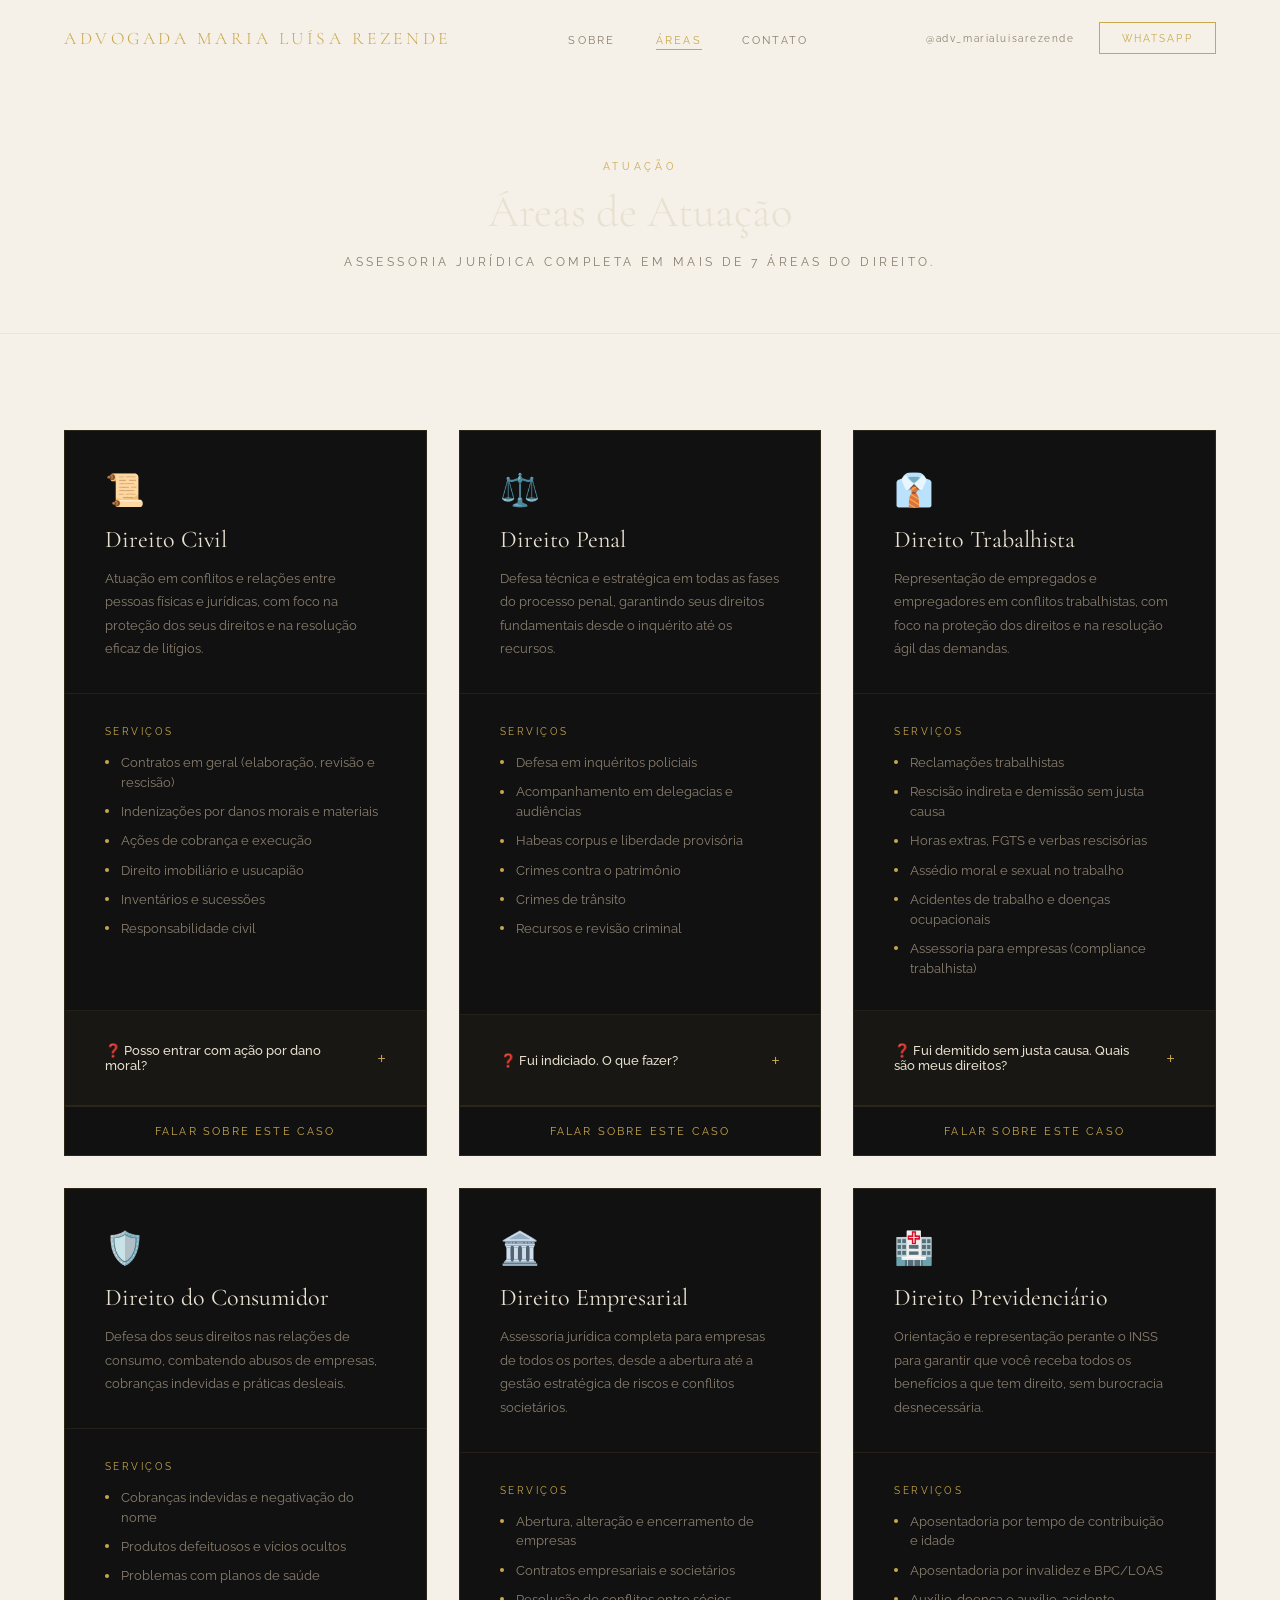
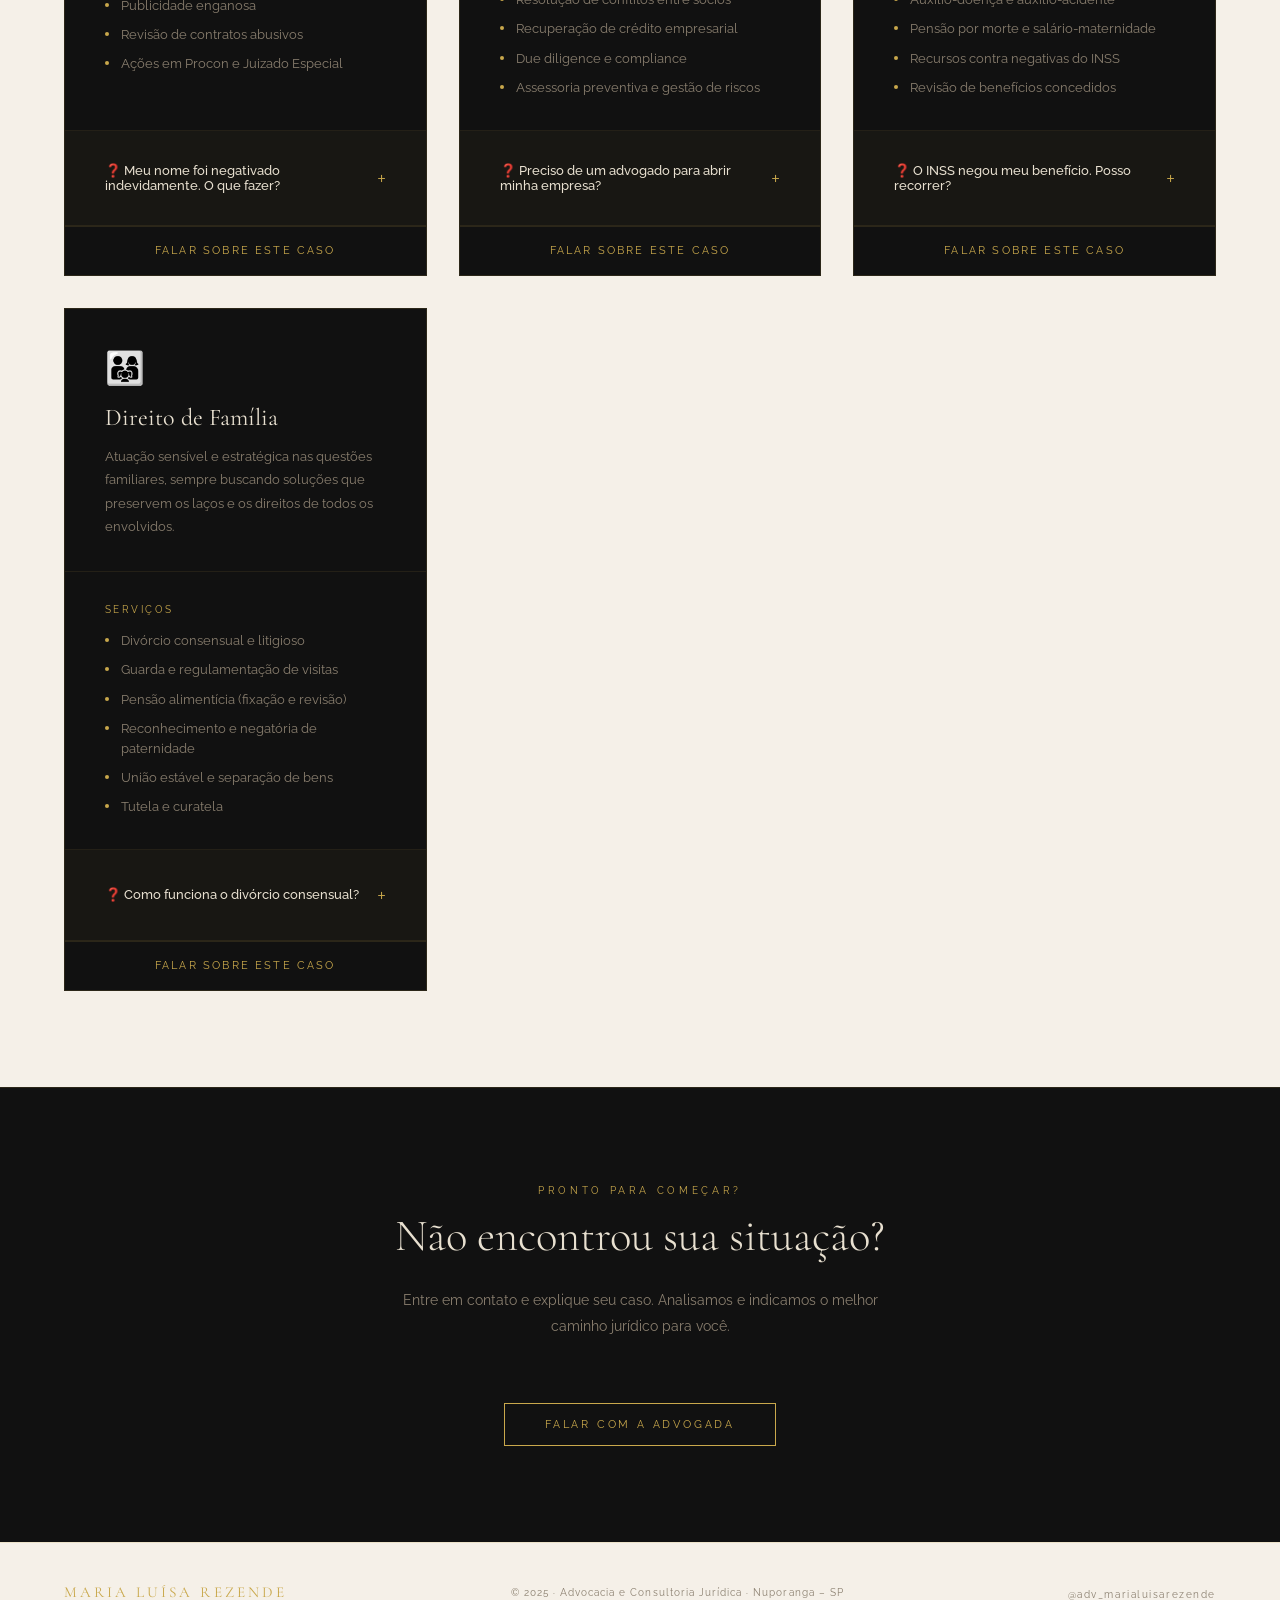
<file: areas.html>
<!DOCTYPE html>
<html lang="pt-br">

<head>
    <meta charset="UTF-8">
    <meta name="viewport" content="width=device-width, initial-scale=1.0">
    <title>Áreas de Atuação | Maria Luísa Rezende</title>
    <link
        href="https://fonts.googleapis.com/css2?family=Cormorant+Garamond:ital,wght@0,300;0,400;0,600;1,300;1,400&family=Raleway:wght@300;400;500;600&display=swap"
        rel="stylesheet" />
    <link rel="stylesheet" href="styles.css">
</head>

<body>

    <!-- NAVBAR -->
    <nav id="navbar">
        <a href="index.html" class="nav-logo">Advogada Maria Luísa Rezende</a>
        <ul class="nav-links">
            <li><a href="sobre.html">Sobre</a></li>
            <li><a href="areas.html">Áreas</a></li>
            <li><a href="contato.html">Contato</a></li>
        </ul>
        <button class="menu-toggle" id="mobile-menu" aria-label="Abrir Menu">
        <span class="bar"></span>
        <span class="bar"></span>
        <span class="bar"></span>
    </button>
        <div class="nav-right">
            <a href="https://instagram.com/adv_marialuisarezende" target="_blank" class="nav-instagram">
                @adv_marialuisarezende
            </a>
            <a href="https://wa.me/5516993647155" target="_blank" class="nav-whatsapp">
                WhatsApp
            </a>
        </div>
    </nav>

    <!-- HERO DA PÁGINA -->
    <section class="areas-hero">
        <p class="section-label reveal">Atuação</p>
        <h1 class="section-title reveal">Áreas de Atuação</h1>
        <p class="areas-hero-sub reveal">Assessoria jurídica completa em mais de 7 áreas do Direito.</p>
    </section>

    <!-- GRID DE ÁREAS -->
    <section class="areas-section">
        <div class="areas-grid">

            <!-- DIREITO CIVIL -->
            <div class="area-card reveal">
                <div class="area-card-header">
                    <span class="area-icone">📜</span>
                    <h2 class="area-nome">Direito Civil</h2>
                    <p class="area-desc">Atuação em conflitos e relações entre pessoas físicas e jurídicas, com foco na
                        proteção dos seus direitos e na resolução eficaz de litígios.</p>
                </div>
                <div class="area-servicos">
                    <p class="area-servicos-titulo">Serviços</p>
                    <ul>
                        <li>Contratos em geral (elaboração, revisão e rescisão)</li>
                        <li>Indenizações por danos morais e materiais</li>
                        <li>Ações de cobrança e execução</li>
                        <li>Direito imobiliário e usucapião</li>
                        <li>Inventários e sucessões</li>
                        <li>Responsabilidade civil</li>
                    </ul>
                </div>
                <div class="area-faq">
                    <button class="area-faq-pergunta">
                        ❓ Posso entrar com ação por dano moral?
                        <span class="faq-icone">+</span>
                    </button>
                    <div class="area-faq-resposta">
                        <p>Sim, desde que haja prova do dano sofrido. Situações como cobranças indevidas, ofensas,
                            negativação indevida no nome e descumprimento de contrato podem gerar direito à indenização.
                            Agende uma consulta para avaliar seu caso.</p>
                    </div>
                </div>
                <a href="https://wa.me/5516993647155?text=Olá%2C%20tenho%20uma%20dúvida%20sobre%20Direito%20Civil."
                    target="_blank" class="area-btn">Falar sobre este caso</a>
            </div>

            <!-- DIREITO PENAL -->
            <div class="area-card reveal">
                <div class="area-card-header">
                    <span class="area-icone">⚖️</span>
                    <h2 class="area-nome">Direito Penal</h2>
                    <p class="area-desc">Defesa técnica e estratégica em todas as fases do processo penal, garantindo
                        seus direitos fundamentais desde o inquérito até os recursos.</p>
                </div>
                <div class="area-servicos">
                    <p class="area-servicos-titulo">Serviços</p>
                    <ul>
                        <li>Defesa em inquéritos policiais</li>
                        <li>Acompanhamento em delegacias e audiências</li>
                        <li>Habeas corpus e liberdade provisória</li>
                        <li>Crimes contra o patrimônio</li>
                        <li>Crimes de trânsito</li>
                        <li>Recursos e revisão criminal</li>
                    </ul>
                </div>
                <div class="area-faq">
                    <button class="area-faq-pergunta">
                        ❓ Fui indiciado. O que fazer?
                        <span class="faq-icone">+</span>
                    </button>
                    <div class="area-faq-resposta">
                        <p>O primeiro passo é procurar um advogado imediatamente. Você tem o direito de não se
                            autoincriminar e de ser assistido por defesa técnica em todas as fases. Não preste
                            depoimento sem orientação jurídica prévia.</p>
                    </div>
                </div>
                <a href="https://wa.me/5516993647155?text=Olá%2C%20preciso%20de%20ajuda%20com%20Direito%20Penal."
                    target="_blank" class="area-btn">Falar sobre este caso</a>
            </div>

            <!-- DIREITO TRABALHISTA -->
            <div class="area-card reveal">
                <div class="area-card-header">
                    <span class="area-icone">👔</span>
                    <h2 class="area-nome">Direito Trabalhista</h2>
                    <p class="area-desc">Representação de empregados e empregadores em conflitos trabalhistas, com foco
                        na proteção dos direitos e na resolução ágil das demandas.</p>
                </div>
                <div class="area-servicos">
                    <p class="area-servicos-titulo">Serviços</p>
                    <ul>
                        <li>Reclamações trabalhistas</li>
                        <li>Rescisão indireta e demissão sem justa causa</li>
                        <li>Horas extras, FGTS e verbas rescisórias</li>
                        <li>Assédio moral e sexual no trabalho</li>
                        <li>Acidentes de trabalho e doenças ocupacionais</li>
                        <li>Assessoria para empresas (compliance trabalhista)</li>
                    </ul>
                </div>
                <div class="area-faq">
                    <button class="area-faq-pergunta">
                        ❓ Fui demitido sem justa causa. Quais são meus direitos?
                        <span class="faq-icone">+</span>
                    </button>
                    <div class="area-faq-resposta">
                        <p>Você tem direito a aviso prévio, saldo de salário, férias proporcionais + 1/3, 13º
                            proporcional, multa de 40% sobre o FGTS e seguro-desemprego. Entre em contato para verificar
                            se todos os valores foram pagos corretamente.</p>
                    </div>
                </div>
                <a href="https://wa.me/5516993647155?text=Olá%2C%20preciso%20de%20ajuda%20com%20Direito%20Trabalhista."
                    target="_blank" class="area-btn">Falar sobre este caso</a>
            </div>

            <!-- DIREITO DO CONSUMIDOR -->
            <div class="area-card reveal">
                <div class="area-card-header">
                    <span class="area-icone">🛡️</span>
                    <h2 class="area-nome">Direito do Consumidor</h2>
                    <p class="area-desc">Defesa dos seus direitos nas relações de consumo, combatendo abusos de
                        empresas, cobranças indevidas e práticas desleais.</p>
                </div>
                <div class="area-servicos">
                    <p class="area-servicos-titulo">Serviços</p>
                    <ul>
                        <li>Cobranças indevidas e negativação do nome</li>
                        <li>Produtos defeituosos e vícios ocultos</li>
                        <li>Problemas com planos de saúde</li>
                        <li>Publicidade enganosa</li>
                        <li>Revisão de contratos abusivos</li>
                        <li>Ações em Procon e Juizado Especial</li>
                    </ul>
                </div>
                <div class="area-faq">
                    <button class="area-faq-pergunta">
                        ❓ Meu nome foi negativado indevidamente. O que fazer?
                        <span class="faq-icone">+</span>
                    </button>
                    <div class="area-faq-resposta">
                        <p>A negativação indevida gera direito à retirada imediata do nome dos cadastros e à indenização
                            por danos morais. É possível obter uma liminar judicial rapidamente. Não deixe para depois —
                            entre em contato agora.</p>
                    </div>
                </div>
                <a href="https://wa.me/5516993647155?text=Olá%2C%20preciso%20de%20ajuda%20com%20Direito%20do%20Consumidor."
                    target="_blank" class="area-btn">Falar sobre este caso</a>
            </div>

            <!-- DIREITO EMPRESARIAL -->
            <div class="area-card reveal">
                <div class="area-card-header">
                    <span class="area-icone">🏛️</span>
                    <h2 class="area-nome">Direito Empresarial</h2>
                    <p class="area-desc">Assessoria jurídica completa para empresas de todos os portes, desde a abertura
                        até a gestão estratégica de riscos e conflitos societários.</p>
                </div>
                <div class="area-servicos">
                    <p class="area-servicos-titulo">Serviços</p>
                    <ul>
                        <li>Abertura, alteração e encerramento de empresas</li>
                        <li>Contratos empresariais e societários</li>
                        <li>Resolução de conflitos entre sócios</li>
                        <li>Recuperação de crédito empresarial</li>
                        <li>Due diligence e compliance</li>
                        <li>Assessoria preventiva e gestão de riscos</li>
                    </ul>
                </div>
                <div class="area-faq">
                    <button class="area-faq-pergunta">
                        ❓ Preciso de um advogado para abrir minha empresa?
                        <span class="faq-icone">+</span>
                    </button>
                    <div class="area-faq-resposta">
                        <p>Não é obrigatório, mas é altamente recomendado. Um advogado garante que o contrato social
                            proteja seus interesses, escolhe o melhor tipo societário e evita problemas futuros com
                            sócios, fornecedores e clientes.</p>
                    </div>
                </div>
                <a href="https://wa.me/5516993647155?text=Olá%2C%20preciso%20de%20ajuda%20com%20Direito%20Empresarial."
                    target="_blank" class="area-btn">Falar sobre este caso</a>
            </div>

            <!-- DIREITO PREVIDENCIÁRIO -->
            <div class="area-card reveal">
                <div class="area-card-header">
                    <span class="area-icone">🏥</span>
                    <h2 class="area-nome">Direito Previdenciário</h2>
                    <p class="area-desc">Orientação e representação perante o INSS para garantir que você receba todos
                        os benefícios a que tem direito, sem burocracia desnecessária.</p>
                </div>
                <div class="area-servicos">
                    <p class="area-servicos-titulo">Serviços</p>
                    <ul>
                        <li>Aposentadoria por tempo de contribuição e idade</li>
                        <li>Aposentadoria por invalidez e BPC/LOAS</li>
                        <li>Auxílio-doença e auxílio-acidente</li>
                        <li>Pensão por morte e salário-maternidade</li>
                        <li>Recursos contra negativas do INSS</li>
                        <li>Revisão de benefícios concedidos</li>
                    </ul>
                </div>
                <div class="area-faq">
                    <button class="area-faq-pergunta">
                        ❓ O INSS negou meu benefício. Posso recorrer?
                        <span class="faq-icone">+</span>
                    </button>
                    <div class="area-faq-resposta">
                        <p>Sim! A negativa do INSS não é definitiva. É possível recorrer administrativamente ou
                            judicialmente. Em muitos casos o benefício é conquistado na esfera judicial. Não desista —
                            consulte um advogado.</p>
                    </div>
                </div>
                <a href="https://wa.me/5516993647155?text=Olá%2C%20preciso%20de%20ajuda%20com%20Direito%20Previdenci%C3%A1rio."
                    target="_blank" class="area-btn">Falar sobre este caso</a>
            </div>

            <!-- DIREITO DE FAMÍLIA -->
            <div class="area-card reveal">
                <div class="area-card-header">
                    <span class="area-icone">👨‍👩‍👧</span>
                    <h2 class="area-nome">Direito de Família</h2>
                    <p class="area-desc">Atuação sensível e estratégica nas questões familiares, sempre buscando
                        soluções que preservem os laços e os direitos de todos os envolvidos.</p>
                </div>
                <div class="area-servicos">
                    <p class="area-servicos-titulo">Serviços</p>
                    <ul>
                        <li>Divórcio consensual e litigioso</li>
                        <li>Guarda e regulamentação de visitas</li>
                        <li>Pensão alimentícia (fixação e revisão)</li>
                        <li>Reconhecimento e negatória de paternidade</li>
                        <li>União estável e separação de bens</li>
                        <li>Tutela e curatela</li>
                    </ul>
                </div>
                <div class="area-faq">
                    <button class="area-faq-pergunta">
                        ❓ Como funciona o divórcio consensual?
                        <span class="faq-icone">+</span>
                    </button>
                    <div class="area-faq-resposta">
                        <p>Quando ambos concordam com todos os termos, o divórcio pode ser feito em cartório — sem
                            precisar ir ao juiz — de forma rápida e menos desgastante. Se houver filhos menores passa
                            pelo juiz, mas ainda pode ser amigável.</p>
                    </div>
                </div>
                <a href="https://wa.me/5516993647155?text=Olá%2C%20preciso%20de%20ajuda%20com%20Direito%20de%20Fam%C3%ADlia."
                    target="_blank" class="area-btn">Falar sobre este caso</a>
            </div>

        </div>
    </section>

    <!-- CTA FINAL -->
    <section class="areas-cta reveal">
        <p class="section-label">Pronto para começar?</p>
        <h2 class="section-title">Não encontrou sua situação?</h2>
        <p class="areas-cta-texto">Entre em contato e explique seu caso. Analisamos e indicamos o melhor caminho
            jurídico para você.</p>
        <a href="https://wa.me/5516993647155?text=Olá%2C%20gostaria%20de%20tirar%20uma%20dúvida%20jurídica."
            target="_blank" class="hero-btn">
            Falar com a advogada
        </a>
    </section>

    <!-- FOOTER -->
    <footer>
        <div class="footer-brand">Maria Luísa Rezende</div>
        <div class="footer-copy">© 2025 · Advocacia e Consultoria Jurídica · Nuporanga – SP</div>
        <div class="footer-social">
            <a href="https://instagram.com/adv_marialuisarezende" target="_blank">@adv_marialuisarezende</a>
        </div>
    </footer>

    <button id="btn-topo" title="Voltar ao topo">↑</button>

    <script src="main.js"></script>
</body>

</html>
</file>
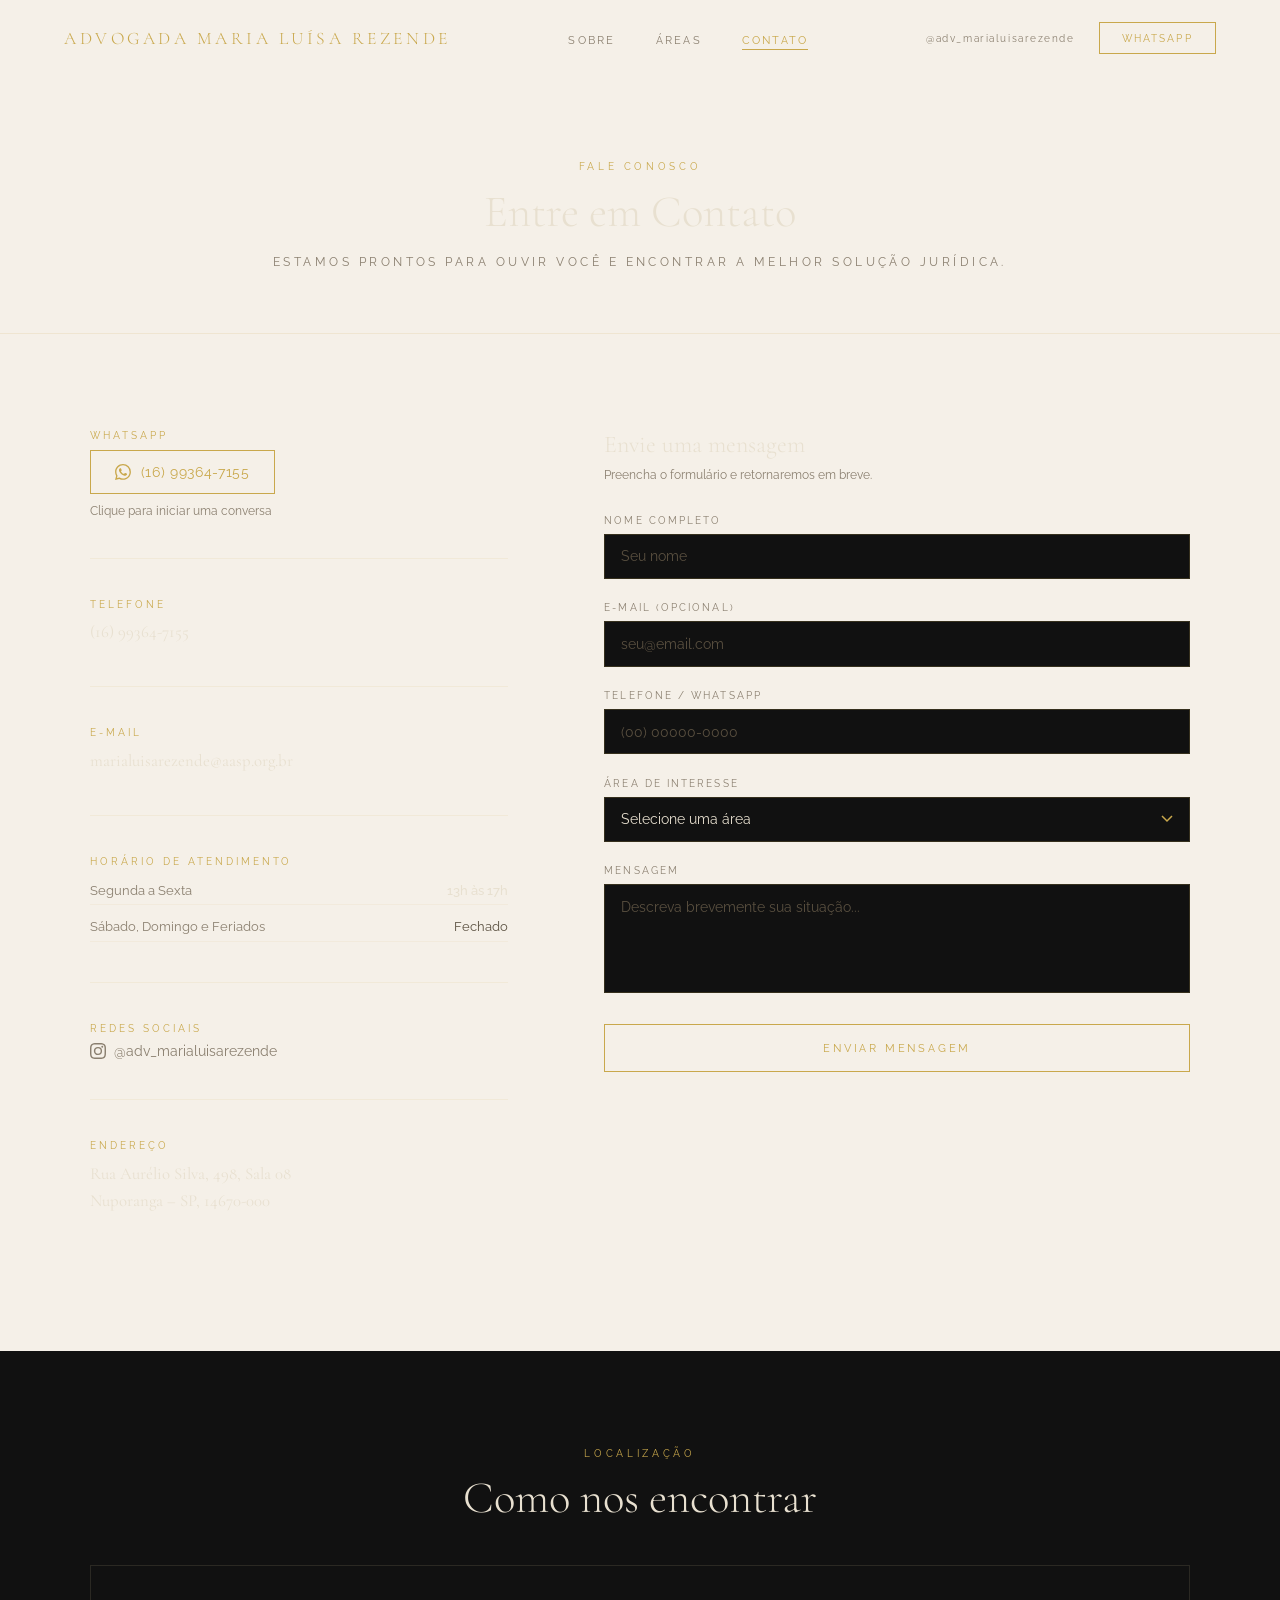
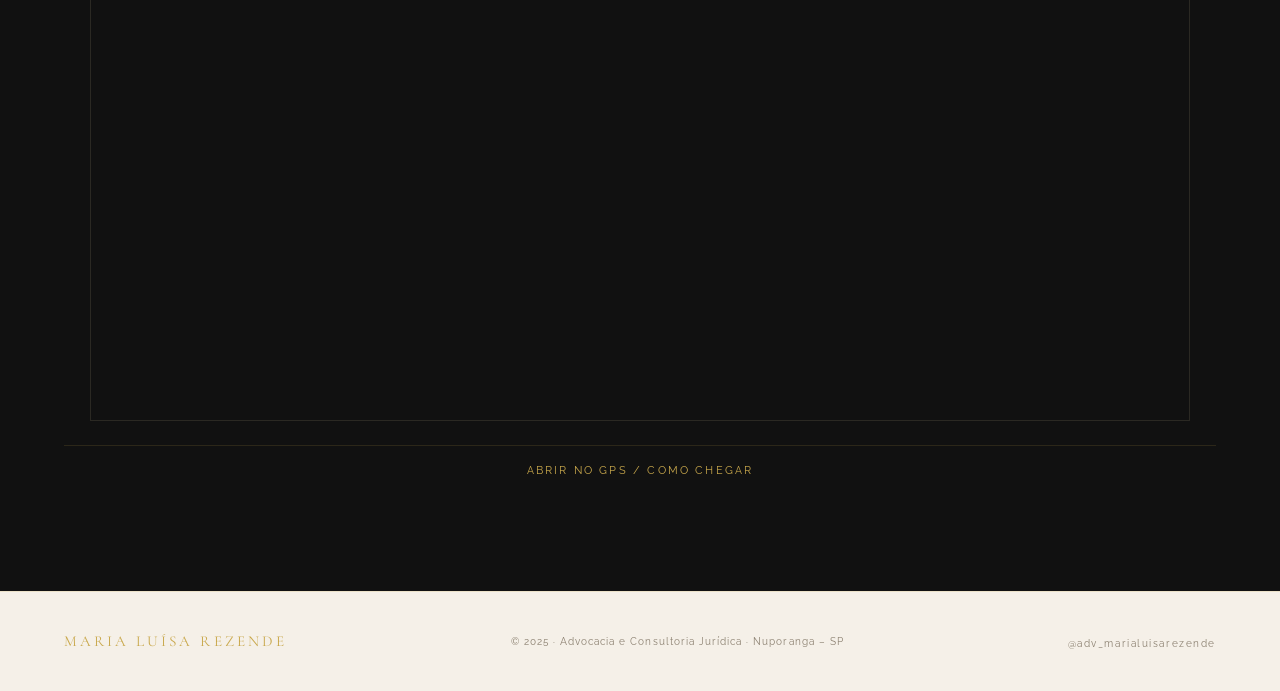
<file: contato.html>
<!DOCTYPE html>
<html lang="pt-br">

<head>
    <meta charset="UTF-8">
    <meta name="viewport" content="width=device-width, initial-scale=1.0">
    <title>Contato | Maria Luísa Rezende</title>
    <link
        href="https://fonts.googleapis.com/css2?family=Cormorant+Garamond:ital,wght@0,300;0,400;0,600;1,300;1,400&family=Raleway:wght@300;400;500;600&display=swap"
        rel="stylesheet" />
    <link rel="stylesheet" href="styles.css">
</head>

<body>

    <!-- NAVBAR -->
    <nav id="navbar">
        <a href="index.html" class="nav-logo">Advogada Maria Luísa Rezende</a>
        <ul class="nav-links">
            <li><a href="sobre.html">Sobre</a></li>
            <li><a href="areas.html">Áreas</a></li>
            <li><a href="contato.html">Contato</a></li>
        </ul>
        <button class="menu-toggle" id="mobile-menu" aria-label="Abrir Menu">
        <span class="bar"></span>
        <span class="bar"></span>
        <span class="bar"></span>
    </button>
        <div class="nav-right">
            <a href="https://instagram.com/adv_marialuisarezende" target="_blank" class="nav-instagram">
                @adv_marialuisarezende
            </a>
            <a href="https://wa.me/5516993647155" target="_blank" class="nav-whatsapp">
                WhatsApp
            </a>
        </div>
    </nav>

    <!-- HERO -->
    <section class="contato-hero">
        <p class="section-label reveal">Fale conosco</p>
        <h1 class="section-title reveal">Entre em Contato</h1>
        <p class="contato-hero-sub reveal">Estamos prontos para ouvir você e encontrar a melhor solução jurídica.</p>
    </section>

    <!-- CONTEÚDO PRINCIPAL -->
    <section class="contato-section">
        <div class="contato-grid">

            <div class="contato-info reveal">

                <div class="contato-bloco">
                    <p class="contato-bloco-label">WhatsApp</p>
                    <a href="https://wa.me/5516993647155?text=Olá%2C%20gostaria%20de%20agendar%20uma%20consulta."
                        target="_blank" class="contato-whatsapp-btn">
                        <svg xmlns="http://www.w3.org/2000/svg" width="16" height="16" fill="currentColor"
                            viewBox="0 0 16 16">
                            <path
                                d="M13.601 2.326A7.85 7.85 0 0 0 7.994 0C3.627 0 .068 3.558.064 7.926c0 1.399.366 2.76 1.057 3.965L0 16l4.204-1.102a7.9 7.9 0 0 0 3.79.965h.004c4.368 0 7.926-3.558 7.93-7.93A7.9 7.9 0 0 0 13.6 2.326zM7.994 14.521a6.6 6.6 0 0 1-3.356-.92l-.24-.144-2.494.654.666-2.433-.156-.251a6.56 6.56 0 0 1-1.007-3.505c0-3.626 2.957-6.584 6.591-6.584a6.56 6.56 0 0 1 4.66 1.931 6.56 6.56 0 0 1 1.928 4.66c-.004 3.639-2.961 6.592-6.592 6.592m3.615-4.934c-.197-.099-1.17-.578-1.353-.646-.182-.065-.315-.099-.445.099-.133.197-.513.646-.627.775-.114.133-.232.148-.43.05-.197-.1-.836-.308-1.592-.985-.59-.525-.985-1.175-1.103-1.372-.114-.198-.011-.304.088-.403.087-.088.197-.232.296-.346.1-.114.133-.198.198-.33.065-.134.034-.248-.015-.347-.05-.099-.445-1.076-.612-1.47-.16-.389-.323-.335-.445-.34-.114-.007-.247-.007-.38-.007a.73.73 0 0 0-.529.247c-.182.198-.691.677-.691 1.654s.71 1.916.81 2.049c.098.133 1.394 2.132 3.383 2.992.47.205.84.326 1.129.418.475.152.904.129 1.246.08.38-.058 1.171-.48 1.338-.943.164-.464.164-.86.114-.943-.049-.084-.182-.133-.38-.232" />
                        </svg>
                        (16) 99364-7155
                    </a>
                    <p class="contato-bloco-obs">Clique para iniciar uma conversa</p>
                </div>

                <div class="contato-bloco">
                    <p class="contato-bloco-label">Telefone</p>
                    <a href="tel:+5516993647155" class="contato-valor">(16) 99364-7155</a>
                </div>

                <div class="contato-bloco">
                    <p class="contato-bloco-label">E-mail</p>
                    <a href="mailto:marialuisarezende@aasp.org.br"
                        class="contato-valor">marialuisarezende@aasp.org.br</a>
                </div>

                <div class="contato-bloco">
                    <p class="contato-bloco-label">Horário de Atendimento</p>
                    <div class="contato-horario">
                        <div class="contato-horario-linha">
                            <span>Segunda a Sexta</span>
                            <span class="contato-horario-hora">13h às 17h</span>
                        </div>
                        <div class="contato-horario-linha">
                            <span>Sábado, Domingo e Feriados</span>
                            <span class="contato-horario-fechado">Fechado</span>
                        </div>
                    </div>
                </div>

                <div class="contato-bloco">
                    <p class="contato-bloco-label">Redes Sociais</p>
                    <a href="https://instagram.com/adv_marialuisarezende" target="_blank" class="contato-social-link">
                        <svg xmlns="http://www.w3.org/2000/svg" width="16" height="16" fill="currentColor"
                            viewBox="0 0 16 16">
                            <path
                                d="M8 0C5.829 0 5.556.01 4.703.048 3.85.088 3.269.222 2.76.42a3.9 3.9 0 0 0-1.417.923A3.9 3.9 0 0 0 .42 2.76C.222 3.268.087 3.85.048 4.7.01 5.555 0 5.827 0 8.001c0 2.172.01 2.444.048 3.297.04.852.174 1.433.372 1.942.205.526.478.972.923 1.417.444.445.89.719 1.416.923.51.198 1.09.333 1.942.372C5.555 15.99 5.827 16 8 16s2.444-.01 3.298-.048c.851-.04 1.434-.174 1.943-.372a3.9 3.9 0 0 0 1.416-.923c.445-.445.718-.891.923-1.417.197-.509.332-1.09.372-1.942C15.99 10.445 16 10.173 16 8s-.01-2.445-.048-3.299c-.04-.851-.175-1.433-.372-1.941a3.9 3.9 0 0 0-.923-1.417A3.9 3.9 0 0 0 13.24.42c-.51-.198-1.092-.333-1.943-.372C10.443.01 10.172 0 7.998 0zm-.717 1.442h.718c2.136 0 2.389.007 3.232.046.78.036 1.204.166 1.486.275.373.145.64.319.92.599s.453.546.598.92c.11.281.24.705.275 1.485.039.843.047 1.096.047 3.231s-.008 2.389-.047 3.232c-.035.78-.166 1.203-.275 1.485a2.5 2.5 0 0 1-.599.919c-.28.28-.546.453-.92.598-.28.11-.704.24-1.485.276-.843.038-1.096.047-3.232.047s-2.39-.009-3.233-.047c-.78-.036-1.203-.166-1.485-.276a2.5 2.5 0 0 1-.92-.598 2.5 2.5 0 0 1-.6-.92c-.109-.281-.24-.705-.275-1.485-.038-.843-.046-1.096-.046-3.233s.008-2.388.046-3.231c.036-.78.166-1.204.276-1.486.145-.373.319-.64.599-.92s.546-.453.92-.598c.282-.11.705-.24 1.485-.276.738-.034 1.024-.044 2.515-.045zm4.988 1.328a.96.96 0 1 0 0 1.92.96.96 0 0 0 0-1.92m-4.27 1.122a4.109 4.109 0 1 0 0 8.217 4.109 4.109 0 0 0 0-8.217m0 1.441a2.667 2.667 0 1 1 0 5.334 2.667 2.667 0 0 1 0-5.334" />
                        </svg>
                        @adv_marialuisarezende
                    </a>
                </div>

                <div class="contato-bloco">
                    <p class="contato-bloco-label">Endereço</p>
                    <p class="contato-valor">Rua Aurélio Silva, 498, Sala 08<br>Nuporanga – SP, 14670-000</p>
                </div>

            </div>

            <div class="contato-form-wrap reveal">
                <p class="contato-form-titulo">Envie uma mensagem</p>
                <p class="contato-form-sub">Preencha o formulário e retornaremos em breve.</p>

                <form id="form-contato" class="contato-form"
                    action="https://formsubmit.co/marialuisarezende@aasp.org.br" method="POST">

                    <input type="hidden" name="_subject" value="Novo contato pelo site">
                    <input type="hidden" name="_captcha" value="false">
                    <div class="form-grupo">
                        <label for="nome">Nome completo</label>
                        <input type="text" id="nome" name="nome" placeholder="Seu nome" required />
                    </div>

                    <div class="form-grupo">
                        <label for="email">E-mail (opcional)</label>
                        <input type="email" id="email" name="email" placeholder="seu@email.com" />
                    </div>

                    <div class="form-grupo">
                        <label for="telefone">Telefone / WhatsApp</label>
                        <input type="tel" id="telefone" name="telefone" placeholder="(00) 00000-0000" required />
                    </div>

                    <div class="form-grupo">
                        <label for="area">Área de interesse</label>
                        <select id="area" name="area" required>
                            <option value="">Selecione uma área</option>
                            <option value="Direito Civil">Direito Civil</option>
                            <option value="Direito Penal">Direito Penal</option>
                            <option value="Direito Trabalhista">Direito Trabalhista</option>
                            <option value="Direito do Consumidor">Direito do Consumidor</option>
                            <option value="Direito Empresarial">Direito Empresarial</option>
                            <option value="Direito Previdenciário">Direito Previdenciário</option>
                            <option value="Direito de Família">Direito de Família</option>
                            <option value="Outro">Outro</option>
                        </select>
                    </div>

                    <div class="form-grupo">
                        <label for="mensagem">Mensagem</label>
                        <textarea id="mensagem" name="mensagem" rows="5"
                            placeholder="Descreva brevemente sua situação..." required></textarea>
                    </div>

                    <button type="submit" class="form-btn">Enviar mensagem</button>
                </form>

                <div id="mensagem-sucesso"
                    style="display: none; text-align: center; padding: 3rem 2rem; border: 1px solid rgba(201, 168, 76, 0.2); background: #111111; margin-top: 1rem;">
                    <svg xmlns="http://www.w3.org/2000/svg" width="48" height="48" fill="#C9A84C" viewBox="0 0 16 16"
                        style="margin-bottom: 1rem;">
                        <path
                            d="M16 8A8 8 0 1 1 0 8a8 8 0 0 1 16 0zm-3.97-3.03a.75.75 0 0 0-1.08.022L7.477 9.417 5.384 7.323a.75.75 0 0 0-1.06 1.06L6.97 11.03a.75.75 0 0 0 1.079-.02l3.992-4.99a.75.75 0 0 0-.01-1.05z" />
                    </svg>
                    <h3
                        style="font-family: 'Cormorant Garamond', serif; font-size: 1.8rem; color: #e8e0d0; margin-bottom: 0.5rem;">
                        Obrigado!</h3>
                    <p style="color: #8a7f6f; font-size: 0.9rem; line-height: 1.6;">Sua mensagem foi enviada com
                        sucesso.<br>Retornaremos o contato em breve.</p>
                </div>

            </div>

        </div>
    </section>

    <!-- MAPA -->
    <section class="contato-mapa reveal">
        <p class="section-label">Localização</p>
        <h2 class="section-title">Como nos encontrar</h2>
        <div class="mapa-wrap">
            <iframe
                src="https://www.google.com/maps/embed?pb=!1m18!1m12!1m3!1d3733.3005856488344!2d-47.7516801!3d-20.6573539!2m3!1f0!2f0!3f0!3m2!1i1024!2i768!4f13.1!3m3!1m2!1s0x94b099f697415555%3A0x5a2d67a9e0f6f6f!2sR.%20Aur%C3%A9lio%20Silva%2C%20498%20-%20Nuporanga%2C%20SP%2C%2014670-000!5e0!3m2!1spt-BR!2sbr!4v1710000000000!5m2!1spt-BR!2sbr"
                width="100%" height="450" style="border:0;" allowfullscreen="" loading="lazy"
                referrerpolicy="no-referrer-when-downgrade" title="Localização do escritório">
            </iframe>
        </div>
        <div style="margin-top: 1.5rem;">
            <a href="https://www.google.com/maps/dir/?api=1&destination=Rua+Aurélio+Silva+498+Nuporanga+SP"
                target="_blank" class="area-btn">
                Abrir no GPS / Como Chegar
            </a>
        </div>
    </section>

    <!-- FOOTER -->
    <footer>
        <div class="footer-brand">Maria Luísa Rezende</div>
        <div class="footer-copy">© 2025 · Advocacia e Consultoria Jurídica · Nuporanga – SP</div>
        <div class="footer-social">
            <a href="https://instagram.com/adv_marialuisarezende" target="_blank">@adv_marialuisarezende</a>
        </div>
    </footer>

    <button id="btn-topo" title="Voltar ao topo">↑</button>

    <script src="main.js"></script>
</body>

</html>
</file>
<file: styles.css>
/* ══════════════════════════════
   RESET BÁSICO
══════════════════════════════ */
* {
  box-sizing: border-box;
  margin: 0;
  padding: 0;
}

a {
  color: inherit;
  text-decoration: none;
}

body {
  background: #0a0a0a;
  font-family: 'Raleway', sans-serif;
  height: 200vh; /* altura extra para testar o scroll */
}


/* ══════════════════════════════
   NAVBAR
══════════════════════════════ */

nav {
  position: fixed;
  top: 0;
  left: 0;
  right: 0;
  z-index: 100;

  display: flex;
  align-items: center;
  justify-content: space-between;

  padding: 1.4rem 5vw;

  background: transparent;
  border-bottom: 1px solid transparent;
  transition: background 0.4s, border-color 0.4s;
}

nav.scrolled {
  background: rgba(10, 10, 10, 0.95);
  border-color: rgba(201, 168, 76, 0.2);
  backdrop-filter: blur(12px);
}


/* ── Logo ── */
.nav-logo {
  font-family: 'Cormorant Garamond', serif;
  font-size: 1.1rem;
  font-weight: 300;
  letter-spacing: 0.2em;
  text-transform: uppercase;
  color: #C9A84C;
  text-decoration: none;
}


/* ── Links ── */
.nav-links {
  display: flex;
  gap: 2.5rem;
  list-style: none;
}

.nav-links a {
  color: #8a7f6f;
  text-decoration: none;
  font-size: 0.7rem;
  letter-spacing: 0.2em;
  text-transform: uppercase;
  transition: color 0.3s;
}

.nav-links a:hover {
  color: #C9A84C;
}


/* ── Lado direito ── */
.nav-right {
  display: flex;
  align-items: center;
  gap: 1.5rem;
}

.nav-instagram {
  color: #8a7f6f;
  text-decoration: none;
  font-size: 0.65rem;
  letter-spacing: 0.15em;
  transition: color 0.3s;
}

.nav-instagram:hover {
  color: #C9A84C;
}

.nav-whatsapp {
  padding: 0.55rem 1.4rem;
  border: 1px solid #C9A84C;
  color: #C9A84C;
  text-decoration: none;
  font-size: 0.65rem;
  letter-spacing: 0.2em;
  text-transform: uppercase;
  transition: background 0.3s, color 0.3s;
}

.nav-whatsapp:hover {
  background: #C9A84C;
  color: #0a0a0a;
}
.hero {
  min-height: 100vh;
  display: flex;
  flex-direction: column;
  align-items: center;
  justify-content: center;
  text-align: center;
  padding: 8rem 5vw 5rem;
  gap: 1rem;
}
 
/* ── Foto ── */
.hero-photo {
  width: 160px;
  height: 160px;
  border-radius: 50%;
  overflow: hidden;
  border: 2px solid #C9A84C;
  margin-bottom: 1rem;
}
 
.hero-photo img {
  width: 100%;
  height: 100%;
  object-fit: cover;
  /* Enquanto não tiver foto, o espaço fica reservado */
}
 
/* ── Nome ── */
.hero-name {
  font-family: 'Cormorant Garamond', serif;
  font-size: clamp(2rem, 5vw, 3.5rem);
  font-weight: 300;
  letter-spacing: 0.15em;
  color: #e8e0d0;
}
 
/* ── Cargo ── */
.hero-role {
  font-size: 0.7rem;
  letter-spacing: 0.3em;
  text-transform: uppercase;
  color: #C9A84C;
}
 
/* ── Slogan ── */
.hero-slogan {
  font-family: 'Cormorant Garamond', serif;
  font-size: clamp(1.1rem, 2.5vw, 1.6rem);
  font-style: italic;
  font-weight: 300;
  color: #8a7f6f;
  margin-top: 0.5rem;
}
 
/* ── Botão ── */
.hero-btn {
  display: inline-block;
  margin-top: 1.5rem;
  padding: 0.85rem 2.5rem;
  border: 1px solid #C9A84C;
  color: #C9A84C;
  font-size: 0.7rem;
  letter-spacing: 0.25em;
  text-transform: uppercase;
  transition: background 0.3s, color 0.3s;
}
 
.hero-btn:hover {
  background: #C9A84C;
  color: #0a0a0a;
}

/* ══════════════════════════════
   UTILITÁRIOS GERAIS
══════════════════════════════ */

a {
  color: inherit;
  text-decoration: none;
}

.section-label {
  font-size: 0.65rem;
  letter-spacing: 0.35em;
  text-transform: uppercase;
  color: #C9A84C;
  margin-bottom: 0.8rem;
}

.section-title {
  font-family: 'Cormorant Garamond', serif;
  font-size: clamp(1.8rem, 4vw, 2.8rem);
  font-weight: 300;
  color: #e8e0d0;
  margin-bottom: 3rem;
}


/* ══════════════════════════════
   SOBRE — HERO DA PÁGINA
══════════════════════════════ */

.sobre-hero {
  min-height: 35vh;
  display: flex;
  flex-direction: column;
  align-items: center;
  justify-content: center;
  text-align: center;
  padding: 10rem 5vw 4rem;
  border-bottom: 1px solid rgba(201, 168, 76, 0.15);
}

.sobre-hero-sub {
  font-size: 0.72rem;
  letter-spacing: 0.3em;
  text-transform: uppercase;
  color: #8a7f6f;
  margin-top: -2rem;
}


/* ══════════════════════════════
   SOBRE — BIOGRAFIA
══════════════════════════════ */

.sobre-bio {
  padding: 6rem 5vw;
  background: #111111;
}

.sobre-bio-grid {
  display: grid;
  grid-template-columns: 300px 1fr;
  gap: 6rem;
  align-items: start;
  max-width: 1100px;
  margin: 0 auto;
}

.sobre-foto-wrap {
  display: flex;
  flex-direction: column;
  gap: 1.5rem;
}

.sobre-foto {
  width: 100%;
  aspect-ratio: 3/4;
  overflow: hidden;
  border: 1px solid rgba(201, 168, 76, 0.3);
  background: #1a1a1a;
}

.sobre-foto img {
  width: 100%;
  height: 100%;
  object-fit: cover;
}

.sobre-oab-card {
  border: 1px solid rgba(201, 168, 76, 0.2);
  padding: 1.5rem;
  display: flex;
  flex-direction: column;
  gap: 0.3rem;
  text-align: center;
}

.sobre-oab-label {
  font-size: 0.6rem;
  letter-spacing: 0.25em;
  text-transform: uppercase;
  color: #8a7f6f;
}

.sobre-oab-num {
  font-family: 'Cormorant Garamond', serif;
  font-size: 1.1rem;
  color: #C9A84C;
  letter-spacing: 0.1em;
}

.sobre-oab-membro {
  font-size: 0.65rem;
  letter-spacing: 0.2em;
  text-transform: uppercase;
  color: #8a7f6f;
}

.sobre-bio-texto {
  display: flex;
  flex-direction: column;
  gap: 1.2rem;
}

.sobre-bio-texto p {
  font-size: 0.9rem;
  color: #8a7f6f;
  line-height: 1.95;
}


/* ══════════════════════════════
   SOBRE — FORMAÇÃO E EXPERIÊNCIA
══════════════════════════════ */

.sobre-formacao {
  padding: 6rem 5vw;
}

.sobre-formacao-grid {
  display: grid;
  grid-template-columns: 1fr;  /* 👈 uma coluna só */
  gap: 3rem;
  max-width: 700px;  /* 👈 reduz a largura para ficar mais elegante */
  margin: 0 auto;
}

.sobre-col-titulo {
  font-family: 'Cormorant Garamond', serif;
  font-size: 1.8rem;
  font-weight: 300;
  color: #e8e0d0;
  margin-bottom: 2.5rem;
}

/* Timeline */
.timeline {
  display: flex;
  flex-direction: column;
  gap: 0;
}

.timeline-item {
  padding: 1.5rem 0 1.5rem 1.5rem;
  border-left: 1px solid rgba(201, 168, 76, 0.25);
  position: relative;
}

/* Ponto dourado na linha */
.timeline-item::before {
  content: '';
  position: absolute;
  left: -4px;
  top: 1.9rem;
  width: 7px;
  height: 7px;
  background: #C9A84C;
  border-radius: 50%;
}

.timeline-ano {
  font-size: 0.62rem;
  letter-spacing: 0.2em;
  text-transform: uppercase;
  color: #C9A84C;
  display: block;
  margin-bottom: 0.5rem;
}

.timeline-item h4 {
  font-family: 'Cormorant Garamond', serif;
  font-size: 1.05rem;
  font-weight: 400;
  color: #e8e0d0;
  margin-bottom: 0.4rem;
}

.timeline-item p {
  font-size: 0.8rem;
  color: #8a7f6f;
  line-height: 1.8;
}




/* ══════════════════════════════
   SOBRE — COMPROMISSO
══════════════════════════════ */

.sobre-compromisso {
  padding: 7rem 5vw;
  text-align: center;
}

.sobre-compromisso-inner {
  max-width: 750px;
  margin: 0 auto;
  display: flex;
  flex-direction: column;
  align-items: center;
}

.sobre-quote {
  font-family: 'Cormorant Garamond', serif;
  font-size: clamp(1.2rem, 2.5vw, 1.7rem);
  font-style: italic;
  font-weight: 300;
  color: #e8e0d0;
  line-height: 1.7;
  border: none;
  margin: 0;
}

.sobre-quote-autor {
  font-size: 0.7rem;
  letter-spacing: 0.2em;
  text-transform: uppercase;
  color: #C9A84C;
  margin-top: 1.5rem;
}


/* ══════════════════════════════
   FOOTER
══════════════════════════════ */

footer {
  border-top: 1px solid rgba(201, 168, 76, 0.2);
  padding: 2.5rem 5vw;
  display: flex;
  align-items: center;
  justify-content: space-between;
  flex-wrap: wrap;
  gap: 1rem;
}

.footer-brand {
  font-family: 'Cormorant Garamond', serif;
  font-size: 0.95rem;
  letter-spacing: 0.2em;
  color: #C9A84C;
  text-transform: uppercase;
}

.footer-copy {
  font-size: 0.65rem;
  color: #8a7f6f;
  letter-spacing: 0.1em;
}

.footer-social a {
  font-size: 0.65rem;
  letter-spacing: 0.15em;
  color: #8a7f6f;
  transition: color 0.3s;
}

.footer-social a:hover {
  color: #C9A84C;
}


/* ══════════════════════════════
   RESPONSIVO
══════════════════════════════ */

@media (max-width: 768px) {
  .sobre-bio-grid {
    grid-template-columns: 1fr;
    gap: 3rem;
  }
  .sobre-foto {
    aspect-ratio: 1/1;
    max-width: 280px;
    margin: 0 auto;
  }
  .sobre-formacao-grid {
    grid-template-columns: 1fr;
    gap: 3rem;
  }
  footer {
    flex-direction: column;
    text-align: center;
  }
}

/* ══════════════════════════════
   DIFERENCIAIS
══════════════════════════════ */

.diferenciais {
  padding: 6rem 5vw;
  background: #111111;
  text-align: center;
}

.diferenciais-grid {
  display: grid;
  grid-template-columns: repeat(auto-fit, minmax(220px, 1fr));
  gap: 2rem;
  max-width: 1100px;
  margin: 0 auto;
}

.diferencial-item {
  padding: 2.5rem 2rem;
  border: 1px solid rgba(201, 168, 76, 0.15);
  transition: border-color 0.3s;
}

.diferencial-item:hover {
  border-color: rgba(201, 168, 76, 0.5);
}

.diferencial-icone {
  font-size: 2rem;
  display: block;
  margin-bottom: 1rem;
}

.diferencial-item h3 {
  font-family: 'Cormorant Garamond', serif;
  font-size: 1.2rem;
  font-weight: 400;
  color: #e8e0d0;
  margin-bottom: 0.8rem;
}

.diferencial-item p {
  font-size: 0.82rem;
  color: #8a7f6f;
  line-height: 1.8;
}


/* ══════════════════════════════
   MISSÃO VISÃO VALORES
══════════════════════════════ */

.mvv {
  padding: 6rem 5vw;
}

.mvv-grid {
  display: grid;
  grid-template-columns: repeat(auto-fit, minmax(260px, 1fr));
  gap: 1px;
  background: rgba(201, 168, 76, 0.15);
  max-width: 1100px;
  margin: 0 auto;
}

.mvv-item {
  background: #0a0a0a;
  padding: 3rem 2.5rem;
  text-align: center;
}

.mvv-destaque {
  background: #111111;
}

.mvv-letra {
  font-family: 'Cormorant Garamond', serif;
  font-size: 3.5rem;
  font-weight: 300;
  color: #C9A84C;
  opacity: 0.4;
  display: block;
  margin-bottom: 0.5rem;
  line-height: 1;
}

.mvv-item h3 {
  font-family: 'Cormorant Garamond', serif;
  font-size: 1.3rem;
  font-weight: 400;
  color: #e8e0d0;
  letter-spacing: 0.1em;
  margin-bottom: 1rem;
}

.mvv-item p {
  font-size: 0.83rem;
  color: #8a7f6f;
  line-height: 1.9;
}


/* ══════════════════════════════
   FAQ
══════════════════════════════ */

.faq {
  padding: 6rem 5vw;
  background: #111111;
}

.faq-lista {
  max-width: 800px;
  margin: 0 auto;
}

.faq-item {
  border-bottom: 1px solid rgba(201, 168, 76, 0.15);
}

.faq-pergunta {
  width: 100%;
  background: none;
  border: none;
  padding: 1.5rem 0;
  display: flex;
  justify-content: space-between;
  align-items: center;
  cursor: pointer;
  font-family: 'Raleway', sans-serif;
  font-size: 0.9rem;
  font-weight: 400;
  color: #e8e0d0;
  text-align: left;
  gap: 1rem;
  transition: color 0.3s;
}

.faq-pergunta:hover {
  color: #C9A84C;
}

.faq-icone {
  font-size: 1.4rem;
  color: #C9A84C;
  flex-shrink: 0;
  transition: transform 0.3s;
  font-weight: 300;
}

.faq-item.aberto .faq-icone {
  transform: rotate(45deg);
}

.faq-resposta {
  max-height: 0;
  overflow: hidden;
  transition: max-height 0.4s ease, padding 0.3s;
}

.faq-item.aberto .faq-resposta {
  max-height: 200px;
  padding-bottom: 1.5rem;
}

.faq-resposta p {
  font-size: 0.83rem;
  color: #8a7f6f;
  line-height: 1.9;
}


/* ══════════════════════════════
   NOTÍCIAS
══════════════════════════════ */

.noticias {
  padding: 6rem 5vw;
}

.noticias-fonte {
  font-size: 0.65rem;
  letter-spacing: 0.2em;
  color: #8a7f6f;
  margin-top: -2rem;
  margin-bottom: 3rem;
  text-transform: uppercase;
}

.noticias-grid {
  display: grid;
  grid-template-columns: repeat(auto-fit, minmax(280px, 1fr));
  gap: 1.5rem;
  max-width: 1100px;
  margin: 0 auto;
}

.noticia-card {
  border: 1px solid rgba(201, 168, 76, 0.15);
  padding: 2rem;
  transition: border-color 0.3s;
  display: flex;
  flex-direction: column;
  gap: 0.8rem;
}

.noticia-card:hover {
  border-color: rgba(201, 168, 76, 0.4);
}

.noticia-data {
  font-size: 0.62rem;
  letter-spacing: 0.2em;
  text-transform: uppercase;
  color: #C9A84C;
}

.noticia-titulo {
  font-family: 'Cormorant Garamond', serif;
  font-size: 1.05rem;
  font-weight: 400;
  color: #e8e0d0;
  line-height: 1.5;
}

.noticia-link {
  font-size: 0.7rem;
  letter-spacing: 0.15em;
  text-transform: uppercase;
  color: #8a7f6f;
  margin-top: auto;
  transition: color 0.3s;
}

.noticia-link:hover {
  color: #C9A84C;
}

.noticias-loading {
  color: #8a7f6f;
  font-size: 0.85rem;
  letter-spacing: 0.1em;
}
/* ══════════════════════════════
   ANIMAÇÃO AO ROLAR
══════════════════════════════ */

/* Estado inicial: invisível e levemente abaixo */
.reveal {
  opacity: 0;
  transform: translateY(28px);
  transition: opacity 0.7s ease, transform 0.7s ease;
}

/* Estado final: visível, na posição normal */
.reveal.visivel {
  opacity: 1;
  transform: translateY(0);
}


/* ══════════════════════════════
   LINK ATIVO NA NAVBAR
══════════════════════════════ */

.nav-links a.ativo {
  color: #C9A84C;
  /* Linha dourada embaixo do link ativo */
  border-bottom: 1px solid #C9A84C;
  padding-bottom: 2px;
}


/* ══════════════════════════════
   BOTÃO VOLTAR AO TOPO
══════════════════════════════ */

#btn-topo {
  position: fixed;
  bottom: 2rem;
  right: 2rem;
  width: 44px;
  height: 44px;
  border: 1px solid #C9A84C;
  background: #0a0a0a;
  color: #C9A84C;
  font-size: 1.1rem;
  cursor: pointer;
  display: flex;
  align-items: center;
  justify-content: center;
  z-index: 200;

  /* Começa invisível */
  opacity: 0;
  pointer-events: none;
  transform: translateY(10px);
  transition: opacity 0.3s, transform 0.3s, background 0.3s;
}

#btn-topo.visivel {
  opacity: 1;
  pointer-events: auto;
  transform: translateY(0);
}

#btn-topo:hover {
  background: #C9A84C;
  color: #0a0a0a;
}
/* Tema escuro (padrão) */
:root {
  --bg: #0a0a0a;
  --bg2: #111111;
  --texto: #e8e0d0;
  --texto-muted: #8a7f6f;
  --dourado: #C9A84C;
}

/* Tema claro — sobrescreve as variáveis */
@media (prefers-color-scheme: light) {
  :root {
    --bg: #f5f0e8;
    --bg2: #ede8df;
    --texto: #1a1a1a;
    --texto-muted: #5a5040;
    --dourado: #b8943f;
  }
}

/* Aí no CSS você usa as variáveis em vez de cores fixas */
body {
  background: var(--bg);
  color: var(--texto);
}

nav {
  background: var(--bg);
}
/* ══════════════════════════════
   ÁREAS — HERO
══════════════════════════════ */

.areas-hero {
  min-height: 35vh;
  display: flex;
  flex-direction: column;
  align-items: center;
  justify-content: center;
  text-align: center;
  padding: 10rem 5vw 4rem;
  border-bottom: 1px solid rgba(201, 168, 76, 0.15);
}

.areas-hero-sub {
  font-size: 0.72rem;
  letter-spacing: 0.3em;
  text-transform: uppercase;
  color: #8a7f6f;
  margin-top: -2rem;
}


/* ══════════════════════════════
   ÁREAS — GRID DE CARDS
══════════════════════════════ */

.areas-section {
  padding: 6rem 5vw;
}

.areas-grid {
  display: grid;
  grid-template-columns: repeat(auto-fit, minmax(320px, 1fr));
  gap: 2rem;
  max-width: 1200px;
  margin: 0 auto;
}

.area-card {
  border: 1px solid rgba(201, 168, 76, 0.15);
  display: flex;
  flex-direction: column;
  gap: 0;
  transition: border-color 0.3s;
  background: #111111;
}

.area-card:hover {
  border-color: rgba(201, 168, 76, 0.4);
}

/* ── Cabeçalho do card ── */
.area-card-header {
  padding: 2.5rem 2.5rem 2rem;
  border-bottom: 1px solid rgba(201, 168, 76, 0.1);
}

.area-icone {
  font-size: 2rem;
  display: block;
  margin-bottom: 1rem;
}

.area-nome {
  font-family: 'Cormorant Garamond', serif;
  font-size: 1.5rem;
  font-weight: 400;
  color: #e8e0d0;
  margin-bottom: 0.8rem;
}

.area-desc {
  font-size: 0.82rem;
  color: #8a7f6f;
  line-height: 1.8;
}

/* ── Lista de serviços ── */
.area-servicos {
  padding: 2rem 2.5rem;
  border-bottom: 1px solid rgba(201, 168, 76, 0.1);
  flex: 1;
}

.area-servicos-titulo {
  font-size: 0.62rem;
  letter-spacing: 0.25em;
  text-transform: uppercase;
  color: #C9A84C;
  margin-bottom: 1rem;
}

.area-servicos ul {
  list-style: none;
  display: flex;
  flex-direction: column;
  gap: 0.6rem;
}

.area-servicos ul li {
  font-size: 0.82rem;
  color: #8a7f6f;
  padding-left: 1rem;
  position: relative;
  line-height: 1.5;
}

/* Bolinha dourada antes de cada item */
.area-servicos ul li::before {
  content: '';
  position: absolute;
  left: 0;
  top: 0.55em;
  width: 4px;
  height: 4px;
  background: #C9A84C;
  border-radius: 50%;
}

/* ── Pergunta frequente ── */
.area-faq {
  padding: 2rem 2.5rem;
  background: rgba(201, 168, 76, 0.04);
  border-bottom: 1px solid rgba(201, 168, 76, 0.1);
}

.area-faq-pergunta {
  width: 100%;
  background: none;
  border: none;
  padding: 0;
  display: flex;
  justify-content: space-between;
  align-items: center;
  cursor: pointer;
  font-family: 'Raleway', sans-serif;
  font-size: 0.82rem;
  font-weight: 500;
  color: #e8e0d0;
  text-align: left;
  gap: 1rem;
  transition: color 0.3s;
}

.area-faq-pergunta:hover {
  color: #C9A84C;
}

.area-faq-resposta {
  max-height: 0;
  overflow: hidden;
  transition: max-height 0.4s ease, padding 0.3s;
}

.area-faq.aberto .area-faq-resposta {
  max-height: 200px;
  padding-top: 0.8rem;
}

.area-faq.aberto .faq-icone {
  transform: rotate(45deg);
}

/* ── Botão do card ── */
.area-btn {
  display: block;
  text-align: center;
  padding: 1.1rem;
  font-size: 0.68rem;
  letter-spacing: 0.2em;
  text-transform: uppercase;
  color: #C9A84C;
  border-top: 1px solid rgba(201, 168, 76, 0.15);
  transition: background 0.3s, color 0.3s;
}

.area-btn:hover {
  background: #C9A84C;
  color: #0a0a0a;
}


/* ══════════════════════════════
   ÁREAS — CTA FINAL
══════════════════════════════ */

.areas-cta {
  padding: 6rem 5vw;
  text-align: center;
  background: #111111;
  border-top: 1px solid rgba(201, 168, 76, 0.15);
}

.areas-cta-texto {
  font-size: 0.9rem;
  color: #8a7f6f;
  max-width: 500px;
  margin: -1.5rem auto 2.5rem;
  line-height: 1.8;
}


/* ══════════════════════════════
   RESPONSIVO
══════════════════════════════ */

@media (max-width: 768px) {
  .areas-grid {
    grid-template-columns: 1fr;
  }
}
/* ══════════════════════════════
   CONTATO — HERO
══════════════════════════════ */
 
.contato-hero {
  min-height: 35vh;
  display: flex;
  flex-direction: column;
  align-items: center;
  justify-content: center;
  text-align: center;
  padding: 10rem 5vw 4rem;
  border-bottom: 1px solid rgba(201, 168, 76, 0.15);
}
 
.contato-hero-sub {
  font-size: 0.72rem;
  letter-spacing: 0.3em;
  text-transform: uppercase;
  color: #8a7f6f;
  margin-top: -2rem;
}
 
 
/* ══════════════════════════════
   CONTATO — GRID PRINCIPAL
══════════════════════════════ */
 
.contato-section {
  padding: 6rem 5vw;
}
 
.contato-grid {
  display: grid;
  grid-template-columns: 1fr 1.4fr;
  gap: 6rem;
  max-width: 1100px;
  margin: 0 auto;
}
 
 
/* ══════════════════════════════
   CONTATO — INFORMAÇÕES
══════════════════════════════ */
 
.contato-info {
  display: flex;
  flex-direction: column;
  gap: 2.5rem;
}
 
.contato-bloco {
  display: flex;
  flex-direction: column;
  gap: 0.6rem;
  padding-bottom: 2.5rem;
  border-bottom: 1px solid rgba(201, 168, 76, 0.1);
}
 
.contato-bloco:last-child {
  border-bottom: none;
}
 
.contato-bloco-label {
  font-size: 0.62rem;
  letter-spacing: 0.3em;
  text-transform: uppercase;
  color: #C9A84C;
}
 
.contato-valor {
  font-family: 'Cormorant Garamond', serif;
  font-size: 1.05rem;
  color: #e8e0d0;
  line-height: 1.6;
  transition: color 0.3s;
}
 
.contato-valor:hover {
  color: #C9A84C;
}
 
.contato-bloco-obs {
  font-size: 0.72rem;
  color: #8a7f6f;
}
 
/* Botão WhatsApp */
.contato-whatsapp-btn {
  display: inline-flex;
  align-items: center;
  gap: 0.6rem;
  padding: 0.8rem 1.5rem;
  border: 1px solid #C9A84C;
  color: #C9A84C;
  font-size: 0.85rem;
  letter-spacing: 0.05em;
  transition: background 0.3s, color 0.3s;
  width: fit-content;
}
 
.contato-whatsapp-btn:hover {
  background: #C9A84C;
  color: #0a0a0a;
}
 
/* Horário */
.contato-horario {
  display: flex;
  flex-direction: column;
  gap: 0.5rem;
}
 
.contato-horario-linha {
  display: flex;
  justify-content: space-between;
  font-size: 0.82rem;
  color: #8a7f6f;
  padding: 0.4rem 0;
  border-bottom: 1px solid rgba(201, 168, 76, 0.08);
}
 
.contato-horario-hora {
  color: #e8e0d0;
  font-weight: 500;
}
 
.contato-horario-fechado {
  color: #5a5040;
}
 
/* Social */
.contato-social-link {
  display: inline-flex;
  align-items: center;
  gap: 0.5rem;
  font-size: 0.85rem;
  color: #8a7f6f;
  transition: color 0.3s;
}
 
.contato-social-link:hover {
  color: #C9A84C;
}
 
 
/* ══════════════════════════════
   CONTATO — FORMULÁRIO
══════════════════════════════ */
 
.contato-form-wrap {
  display: flex;
  flex-direction: column;
  gap: 0.5rem;
}
 
.contato-form-titulo {
  font-family: 'Cormorant Garamond', serif;
  font-size: 1.5rem;
  font-weight: 300;
  color: #e8e0d0;
}
 
.contato-form-sub {
  font-size: 0.78rem;
  color: #8a7f6f;
  margin-bottom: 1.5rem;
}
 
.contato-form {
  display: flex;
  flex-direction: column;
  gap: 1.4rem;
}
 
.form-grupo {
  display: flex;
  flex-direction: column;
  gap: 0.5rem;
}
 
.form-grupo label {
  font-size: 0.65rem;
  letter-spacing: 0.2em;
  text-transform: uppercase;
  color: #8a7f6f;
}
 
.form-grupo input,
.form-grupo select,
.form-grupo textarea {
  background: #111111;
  border: 1px solid rgba(201, 168, 76, 0.2);
  color: #e8e0d0;
  font-family: 'Raleway', sans-serif;
  font-size: 0.85rem;
  padding: 0.85rem 1rem;
  outline: none;
  transition: border-color 0.3s;
  width: 100%;
  resize: none;
}
 
.form-grupo input::placeholder,
.form-grupo textarea::placeholder {
  color: #5a5040;
}
 
.form-grupo input:focus,
.form-grupo select:focus,
.form-grupo textarea:focus {
  border-color: #C9A84C;
}
 
/* Estilo do select */
.form-grupo select {
  appearance: none;
  cursor: pointer;
  background-image: url("data:image/svg+xml,%3Csvg xmlns='http://www.w3.org/2000/svg' width='12' height='8' viewBox='0 0 12 8'%3E%3Cpath d='M1 1l5 5 5-5' stroke='%23C9A84C' stroke-width='1.5' fill='none'/%3E%3C/svg%3E");
  background-repeat: no-repeat;
  background-position: right 1rem center;
}
 
.form-grupo select option {
  background: #111111;
  color: #e8e0d0;
}
 
.form-btn {
  background: transparent;
  border: 1px solid #C9A84C;
  color: #C9A84C;
  font-family: 'Raleway', sans-serif;
  font-size: 0.7rem;
  letter-spacing: 0.25em;
  text-transform: uppercase;
  padding: 1rem 2rem;
  cursor: pointer;
  transition: background 0.3s, color 0.3s;
  margin-top: 0.5rem;
  width: 100%;
}
 
.form-btn:hover {
  background: #C9A84C;
  color: #0a0a0a;
}
 
 
/* ══════════════════════════════
   CONTATO — MAPA
══════════════════════════════ */
 
.contato-mapa {
  padding: 6rem 5vw;
  background: #111111;
  text-align: center;
}
 
.contato-mapa .section-title {
  margin-bottom: 2.5rem;
}
 
.mapa-wrap {
  max-width: 1100px;
  margin: 0 auto;
  border: 1px solid rgba(201, 168, 76, 0.2);
  overflow: hidden;
  filter: grayscale(0.6) brightness(0.8);
  transition: filter 0.4s;
}
 
.mapa-wrap:hover {
  filter: grayscale(0) brightness(1);
}
 
.mapa-link {
  display: inline-block;
  margin-top: 1.5rem;
  font-size: 0.7rem;
  letter-spacing: 0.2em;
  text-transform: uppercase;
  color: #C9A84C;
  transition: opacity 0.3s;
}
 
.mapa-link:hover {
  opacity: 0.7;
}
 
 
/* ══════════════════════════════
   RESPONSIVO
══════════════════════════════ */
 
@media (max-width: 768px) {
  .contato-grid {
    grid-template-columns: 1fr;
    gap: 3rem;
  }
}
/* MENU MOBILE */
.menu-toggle {
    display: none;
    flex-direction: column;
    cursor: pointer;
    background: none;
    border: none;
    gap: 5px;
}

.bar {
    width: 25px;
    height: 2px;
    background-color: #C9A84C;
    transition: 0.3s;
}

@media (max-width: 768px) {
    .menu-toggle { display: flex; }
    .nav-links {
        display: none; /* Escondido por padrão no mobile */
        flex-direction: column;
        position: absolute;
        top: 100%;
        left: 0;
        width: 100%;
        background: rgba(10, 10, 10, 0.98);
        padding: 2rem;
        text-align: center;
        border-bottom: 1px solid rgba(201, 168, 76, 0.2);
    }
    .nav-links.active { display: flex; }
    .nav-right { display: none; } /* Esconde o user/insta no mobile para limpar o visual */
}
</file>
